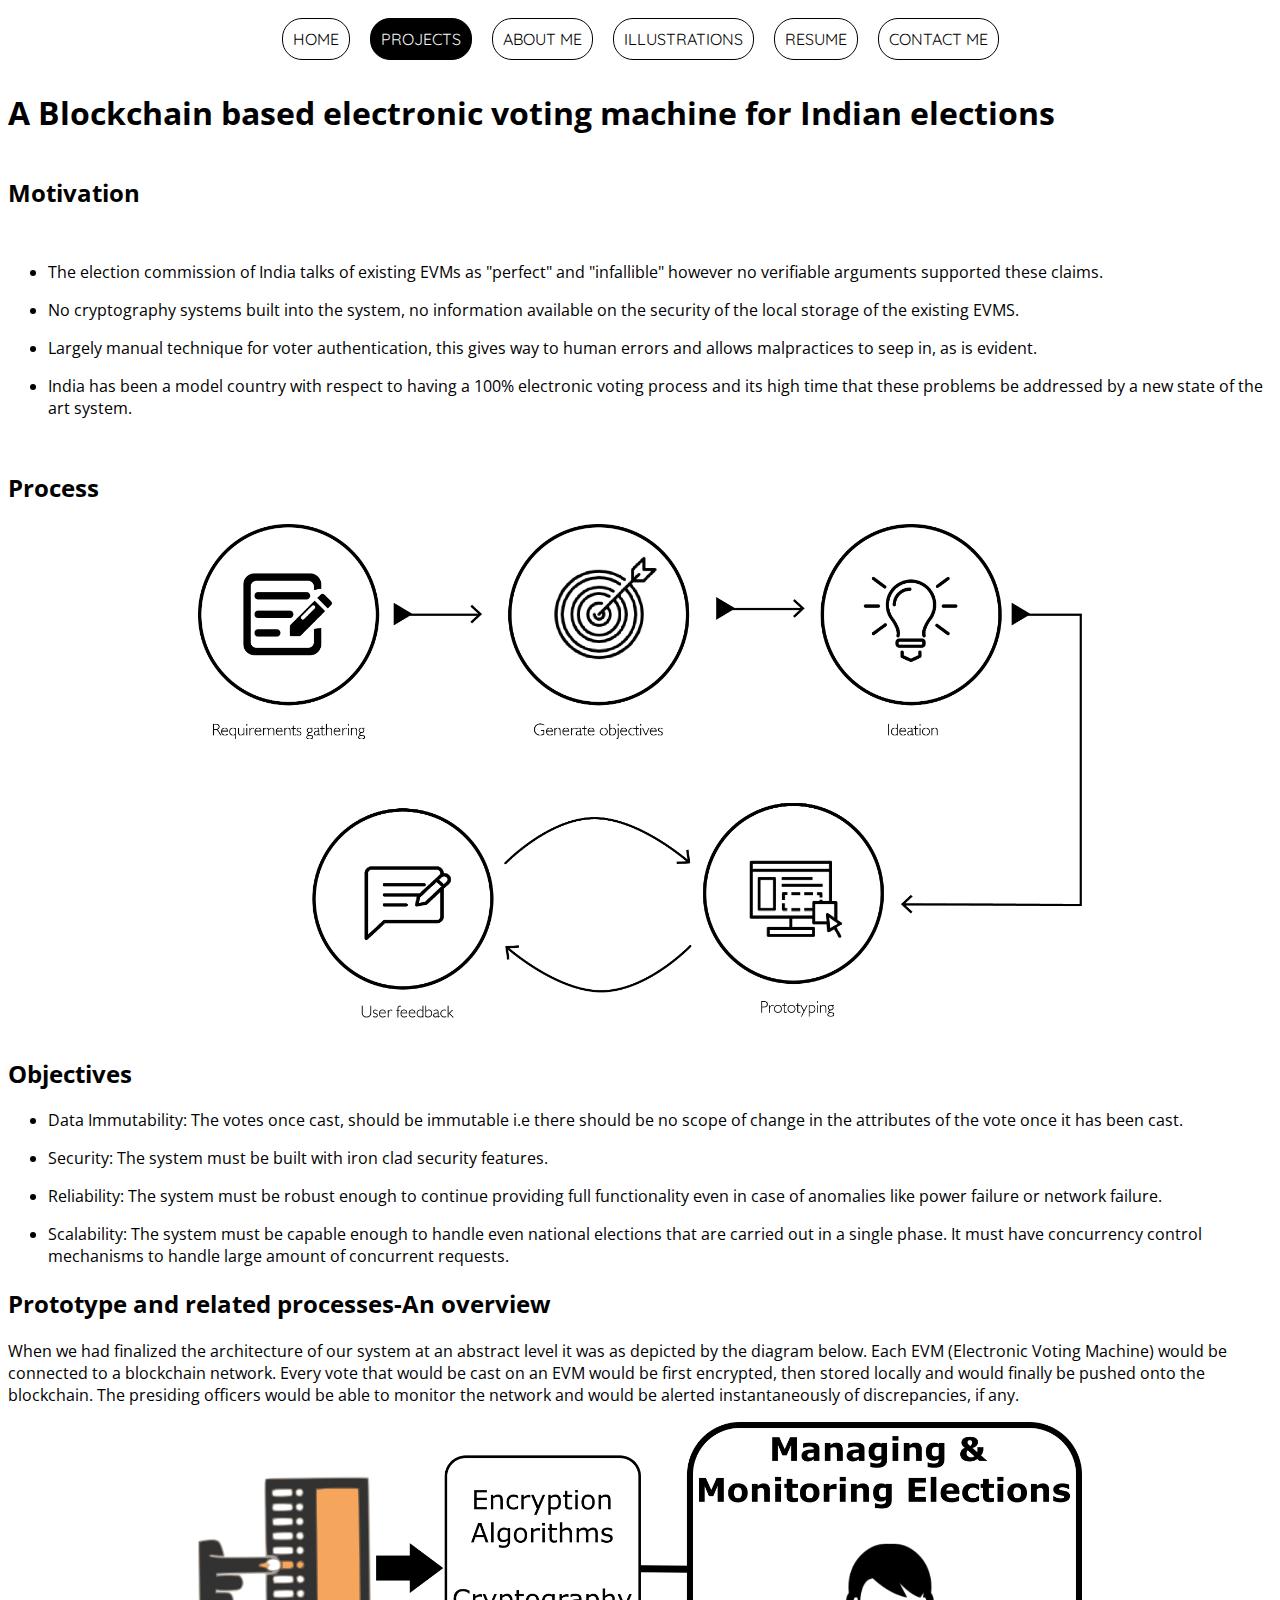
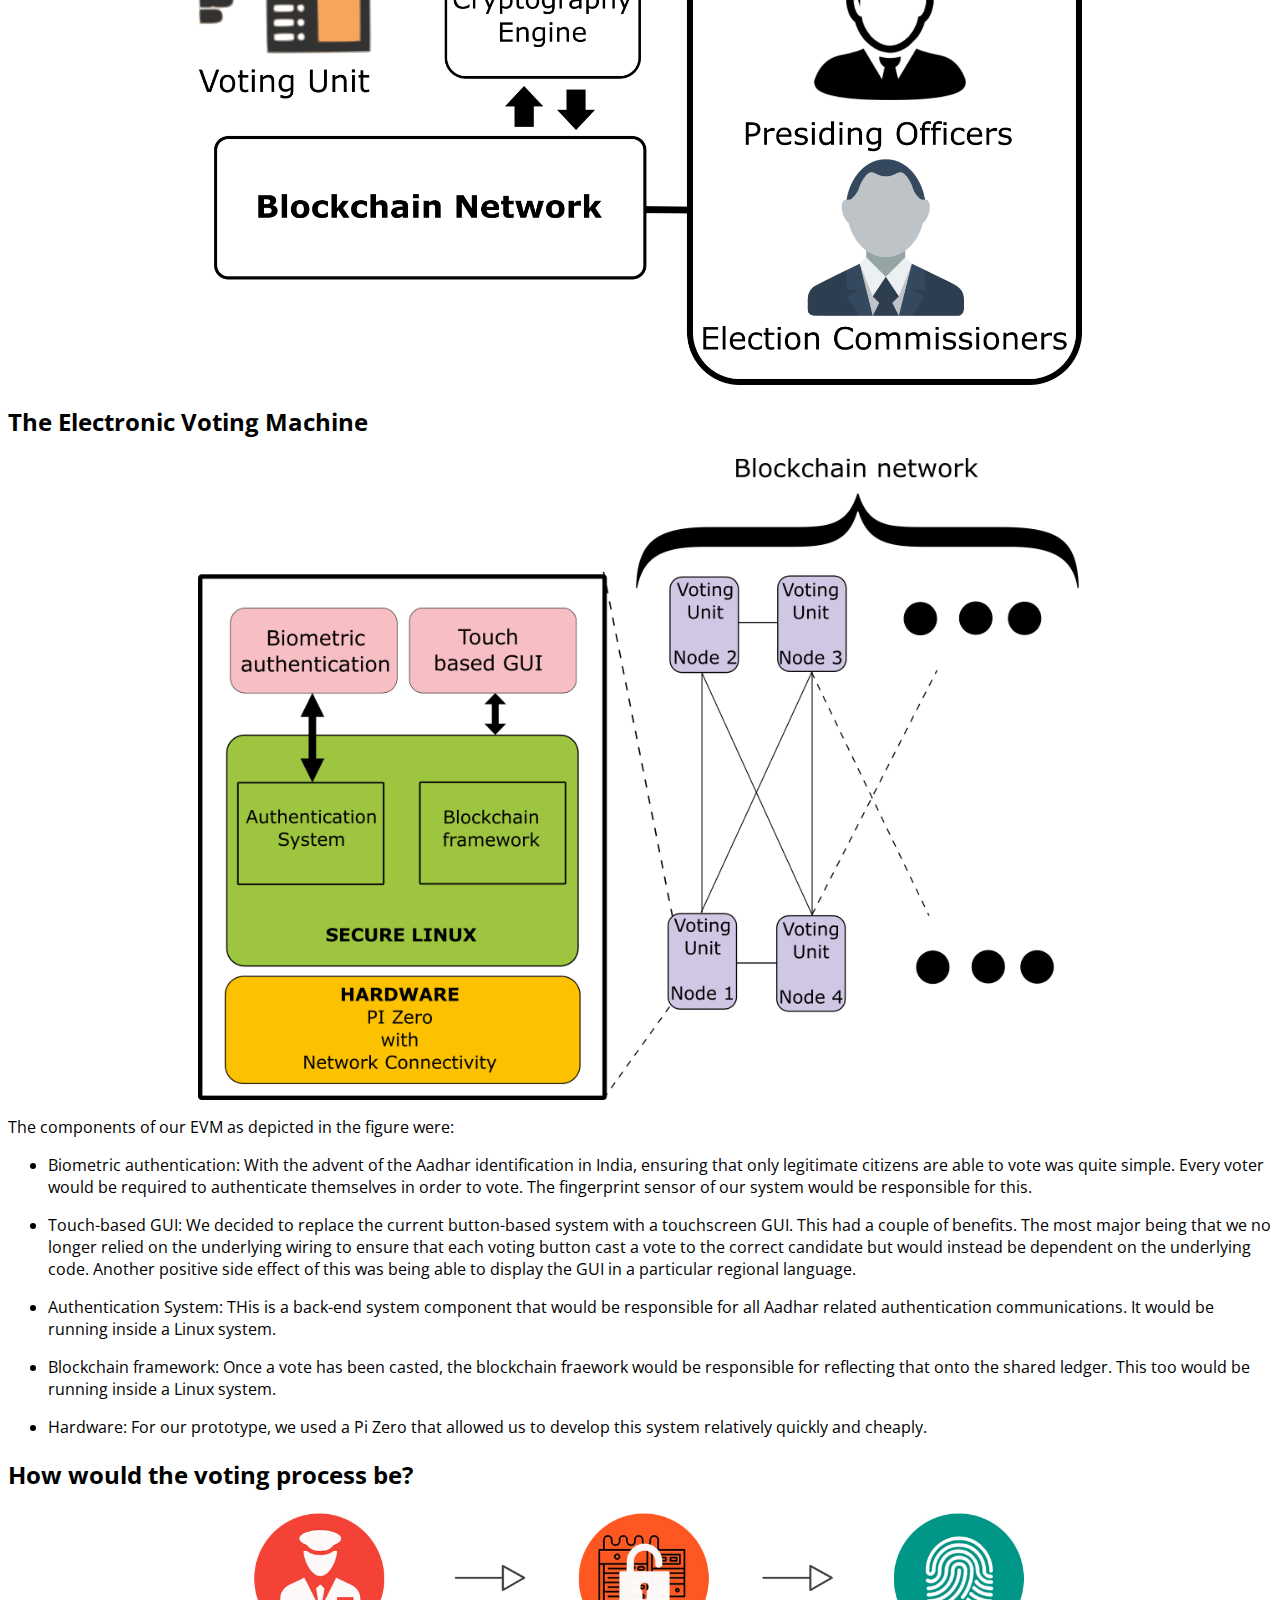
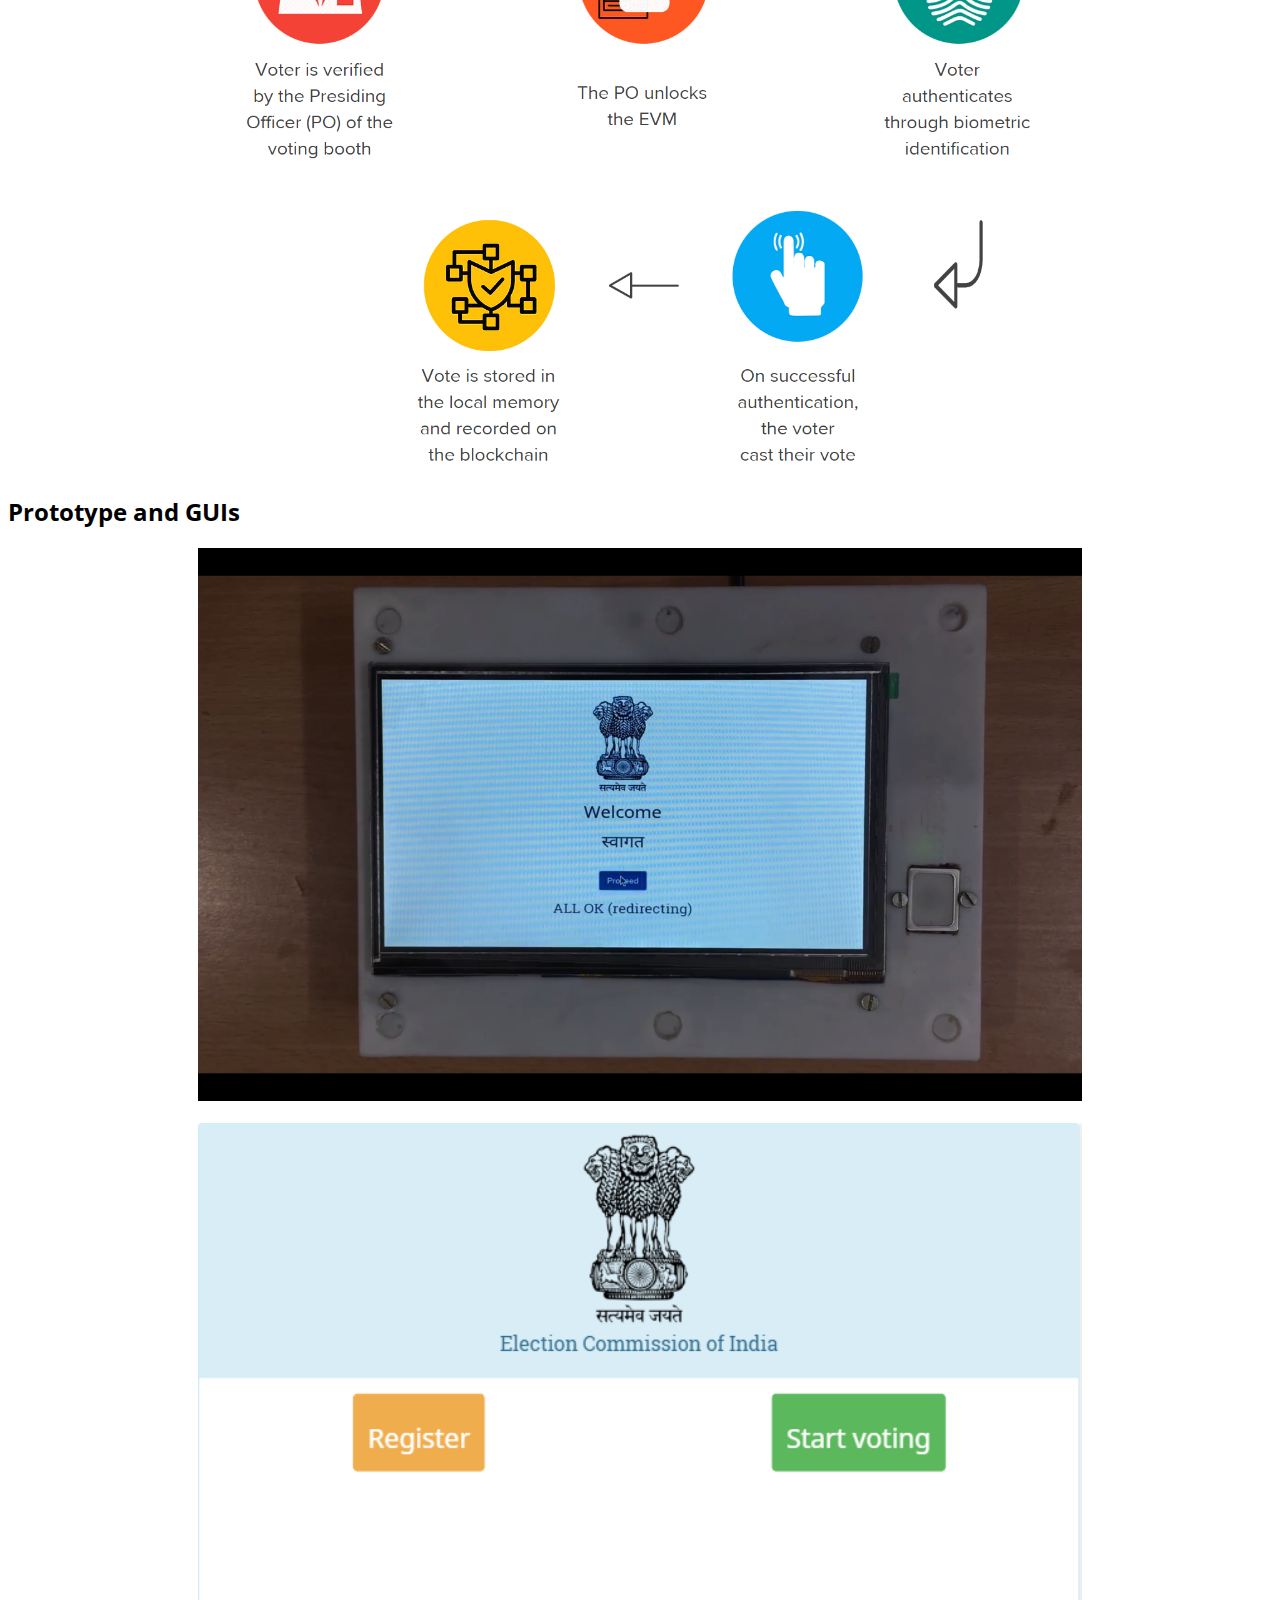
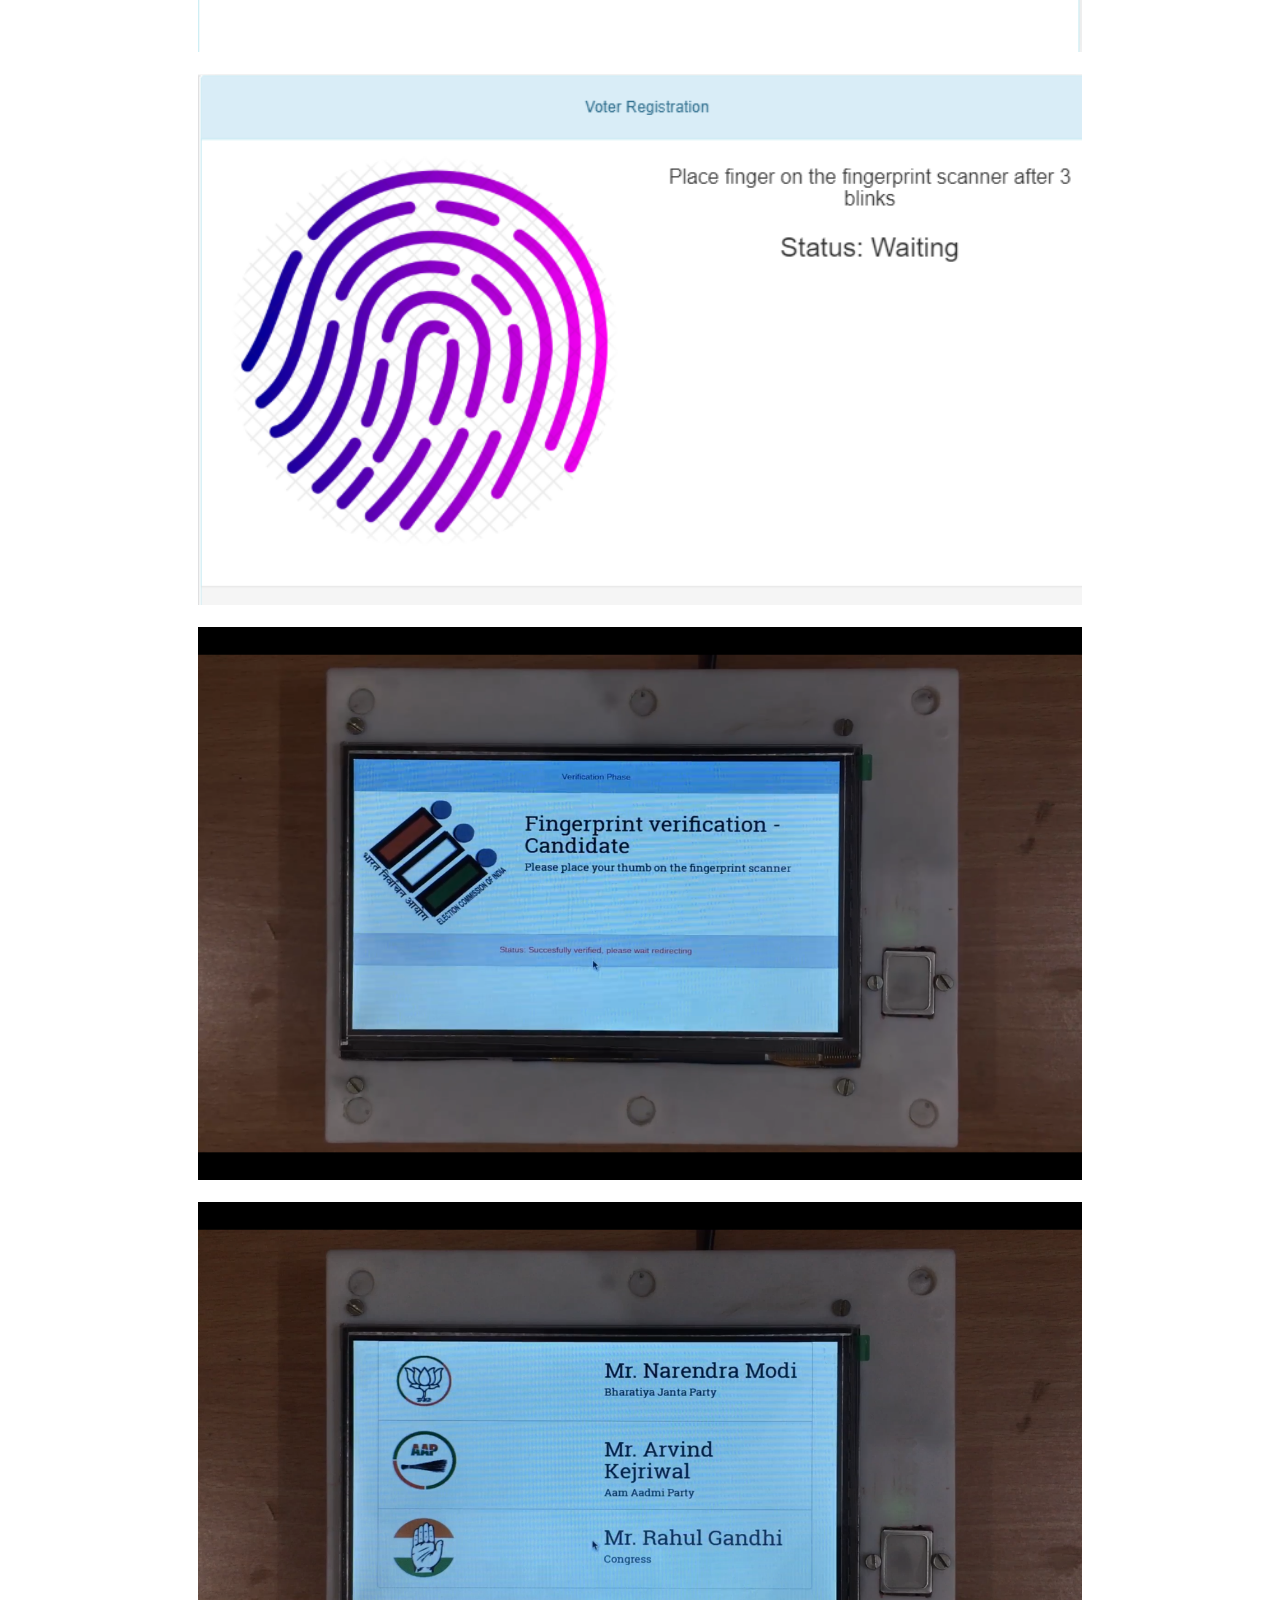
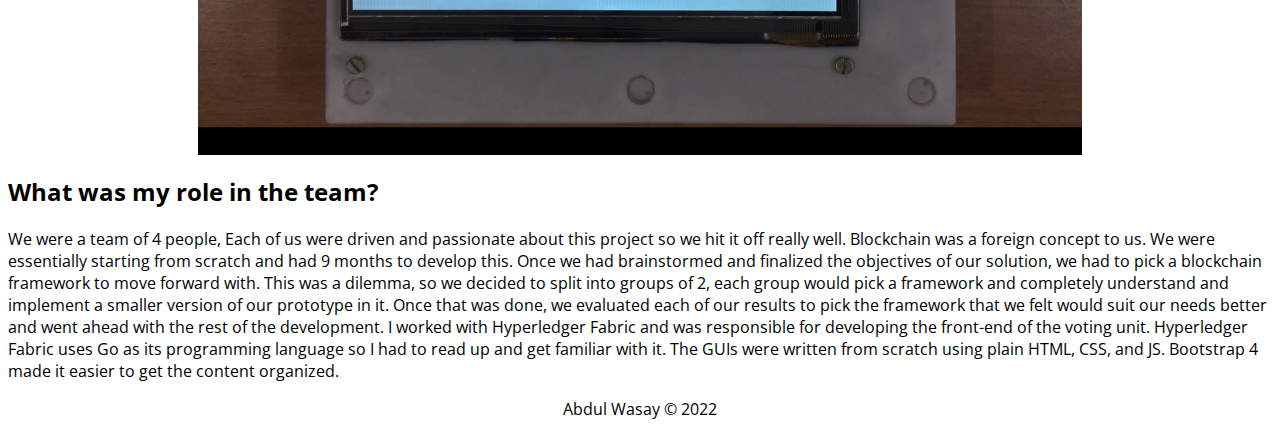
<file: blockchainproject.html>
<!DOCTYPE html>
<html lang="en">
    <head>
        <!-- Global site tag (gtag.js) - Google Analytics -->
        <script async src="https://www.googletagmanager.com/gtag/js?id=G-LJ5F7S8C6L"></script>
        <script>
            window.dataLayer = window.dataLayer || [];
            function gtag(){dataLayer.push(arguments);}
            gtag('js', new Date());

            gtag('config', 'G-LJ5F7S8C6L');
        </script>
        <meta charset="UTF-8">
        <meta name="viewport" content="width=device-width, initial-scale=1.0">
        <link rel="preconnect" href="https://fonts.googleapis.com">
        <link rel="preconnect" href="https://fonts.gstatic.com" crossorigin>
        <link href="https://fonts.googleapis.com/css2?family=Cormorant+Garamond:wght@300&family=Open+Sans:wght@300&family=Quicksand:wght@300&display=swap" rel="stylesheet">
        <link rel="icon" href="images/favicon_main.png">
        <!-- Link to the stylesheet -->
        <link rel="stylesheet" href="css/style.css">
        <title>Abdul Wasay</title>
    </head>

    <body>
        <header>
            <div id="main-navbar-div">
                <button class="dropdown-btn">Menu</button>
                <nav id="main-navbar">
                    <a href="index.html">Home</a>
                    <a class = "active-nav" href="projectnavigation.html">Projects</a>
                    <a href="aboutme.html">About me</a>
                    <a href="graphicdesign.html">Illustrations</a>
                    <a href="resume.html">Resume</a>
                    <a href="form.html">Contact Me</a>
                </nav>
            </div>
        </header>

        <main>
            <h1>A Blockchain based electronic voting machine for Indian elections</h1>

            <div id="blockchain-project-motivation">
                <h2>Motivation</h2>
                <ul>
                    <li>
                       <p>The election commission of India talks of existing EVMs as "perfect" and "infallible" however no verifiable arguments supported these claims.</p> 
                    </li>
                    <li>
                        <p>No cryptography systems built into the system, no information available on the security of the local storage of the existing EVMS.</p>
                    </li>
                    <li>
                        <p>Largely manual technique for voter authentication, this gives way to human errors and allows malpractices to seep in, as is evident.</p>
                    </li>
                    <li>
                        <p>India has been  a model country with respect to having a 100% electronic voting process and its high time that these problems be addressed by a new state of the art system.</p>
                    </li>
                </ul>
            </div>

            <div>
                <h2>Process</h2>
                <img src="./images/blockchain_project/processBlockchainVotingDev.png" class="project-blockchain-img" alt="A diagram explaining the flow of the project development. First step is the requirements gathering, then comes the generate objectives part, then the ideation stage, then the prototyping stage and finally the user feedback stage">
            </div>

            <div id = "blockchain-project-objectives">
                <h2>Objectives</h2>
                <ul>
                    <li>
                        <p>Data Immutability: The votes once cast, should be immutable i.e there should be no scope of change in the attributes of the vote once it has been cast.</p>
                    </li>
                    <li>
                        <p>Security: The system must be built with iron clad security features.</p>
                    </li>
                    <li>
                        <p>Reliability: The system must be robust enough to continue providing full functionality even in case of anomalies like power failure or network failure.</p>
                    </li>
                    <li>
                        <p>Scalability: The system must be capable enough to handle even national elections that are carried out in a single phase. It must have concurrency control mechanisms to handle large amount of concurrent requests.</p>
                    </li>
                </ul>
            </div>

            <div id="blockchain-project-prototype-overview">
                <h2>Prototype and related processes-An overview</h2>
                <p>When we had finalized the architecture of our system at an abstract level it was as depicted by the diagram below. Each EVM (Electronic Voting Machine) would be connected to a blockchain network. 
                    Every vote that would be cast on an EVM would be first encrypted, then stored locally and would finally be pushed onto the blockchain. 
                    The presiding officers would be able to monitor the network and would be alerted instantaneously of discrepancies, if any.</p>
                    <img src="./images/blockchain_project/userarchitecture.png" class="project-blockchain-img" alt="A diagram explaining the user architecture of the project. There are 3 blocks, one block is the blockchain diagram, the second block is the managing and monitoring elections one and the thrid block is the encryption algorithms block which the voting unit interacts with.">
            </div>

            <div>
                <h2>The Electronic Voting Machine</h2>
                <img src="./images/blockchain_project/technicalarchitecture.png" class="project-blockchain-img" alt="The technical architecture of the project. The hardware is Pi Zerio with network connectivity. The OS is a secure Linux running an authentication system and a blockchain network. The Linux system interacts with the biometric authentication module and the touch based GUI">
                <p>
                    The components of our EVM as depicted in the figure were:
                </p>
                <ul>
                    <li>
                        <p>Biometric authentication: With the advent of the Aadhar identification in India, ensuring that only legitimate citizens are able to vote was quite simple. Every voter would be required to authenticate themselves in order to vote. The fingerprint sensor of our system would be responsible for this. </p>
                    </li>

                    <li>
                        <p>Touch-based GUI: We decided to replace the current button-based system with a touchscreen GUI. This had a couple of benefits. The most major being that we no longer relied on the underlying wiring to ensure that each voting button cast a vote to the correct candidate but would instead be dependent on the underlying code. Another positive side effect of this was being able to display the GUI in a particular regional language. </p>
                    </li>

                    <li>
                        <p>Authentication System: THis is a back-end system component that would be responsible for all Aadhar related authentication communications. It would be running inside a Linux system.</p>
                    </li>

                    <li>
                        <p>Blockchain framework: Once a vote has been casted, the blockchain fraework would be responsible for reflecting that onto the shared ledger. This too would be running inside a Linux system.</p>
                    </li>
                    <li>
                        <p>Hardware: For our prototype, we used a Pi Zero that allowed us to develop this system relatively quickly and cheaply. </p>
                    </li>

                </ul>
            </div>

            <div>
                <h2>How would the voting process be?</h2>
                <p>
                    <img src="images/blockchain_project/voting_process.PNG" class="project-blockchain-img" alt="A diagram explaining the voting process">
                </p>
            </div>

            <div>
                <h2>Prototype and GUIs</h2>
                <img src="./images/blockchain_project/all_ok_welcome.png" class="project-blockchain-img" alt="Picture of the voting device showing the welcome screen">
                <br>
                <img src="./images/blockchain_project/screen2.png" class="project-blockchain-img" alt="A screen showing 2 buttons: register and start voting">
                <br>
                <img src="./images/blockchain_project/screenRegisterPrint.png" class="project-blockchain-img" alt="A screen showing a prompt asking the user to place their finger on the fingerprint scanner">
                <br>
                <img src="./images/blockchain_project/candidate_verification_done.png" class="project-blockchain-img" alt="A screen showing that the candidate fingerprint verification has completed successfully.">
                <br>
                <img src="./images/blockchain_project/candidate_list.png" class="project-blockchain-img" alt="A screen displaying a list of candidates a voter can vote for">
            </div>

            <div>
                <h2>What was my role in the team?</h2>
                <p>We were a team of 4 people, Each of us were driven and passionate about this project so we hit it off really well.
                    Blockchain was a foreign concept to us. We were essentially starting from scratch and had 9 months to develop this. Once we had brainstormed and finalized the objectives of our solution, we had to pick a blockchain framework to move forward with. This was a dilemma, so we decided to split into groups of 2, each group would pick a framework and completely understand and implement a smaller version of our prototype in it. Once that was done, we evaluated each of our results to pick the framework that we felt would suit our needs better and went ahead with the rest of the development. I worked with Hyperledger Fabric and was responsible for developing the front-end of the voting unit. Hyperledger Fabric uses Go as its programming language so I had to read up and get familiar with it. The GUIs were written from scratch using plain HTML, CSS, and JS. Bootstrap 4 made it easier to get the content organized. </p>
            </div>
        </main>

        <footer class="footer-text">
            <p>Abdul Wasay &copy; 2022</p>
        </footer>
    </body>
</html>
</file>
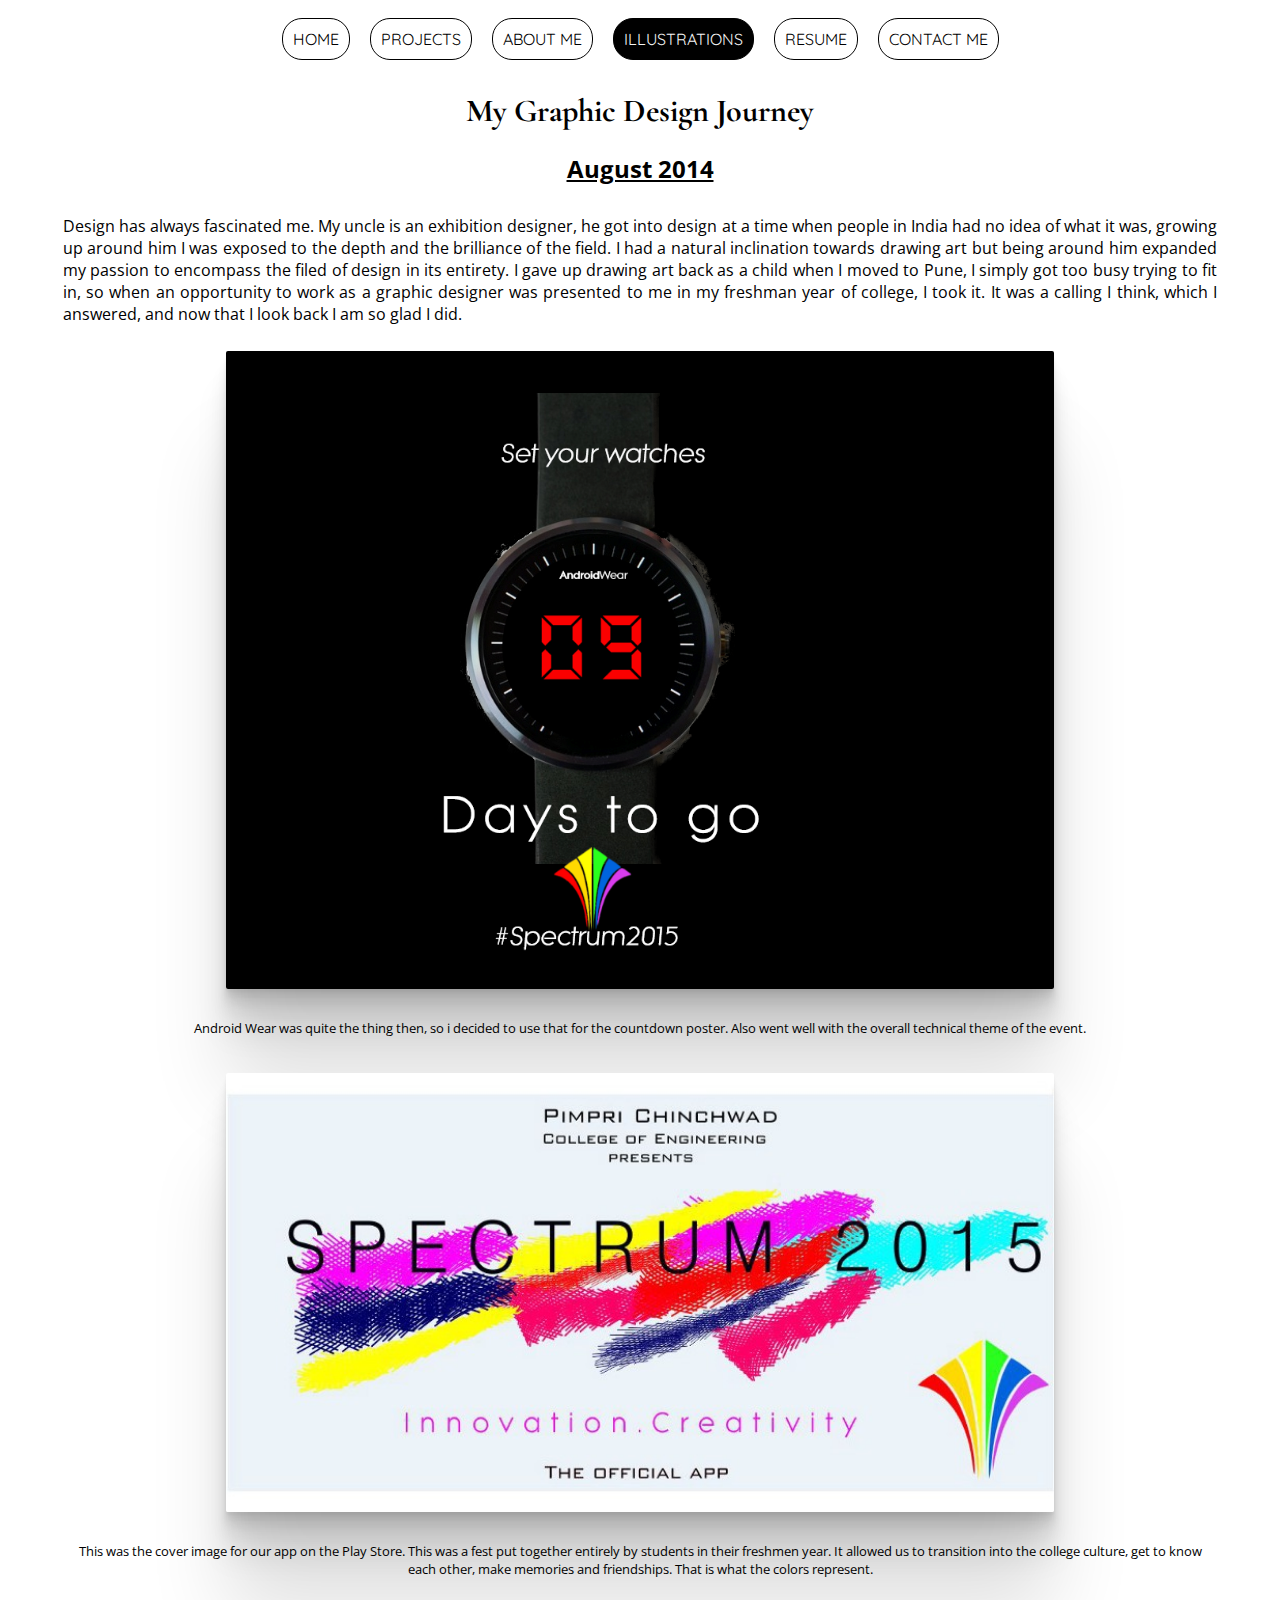
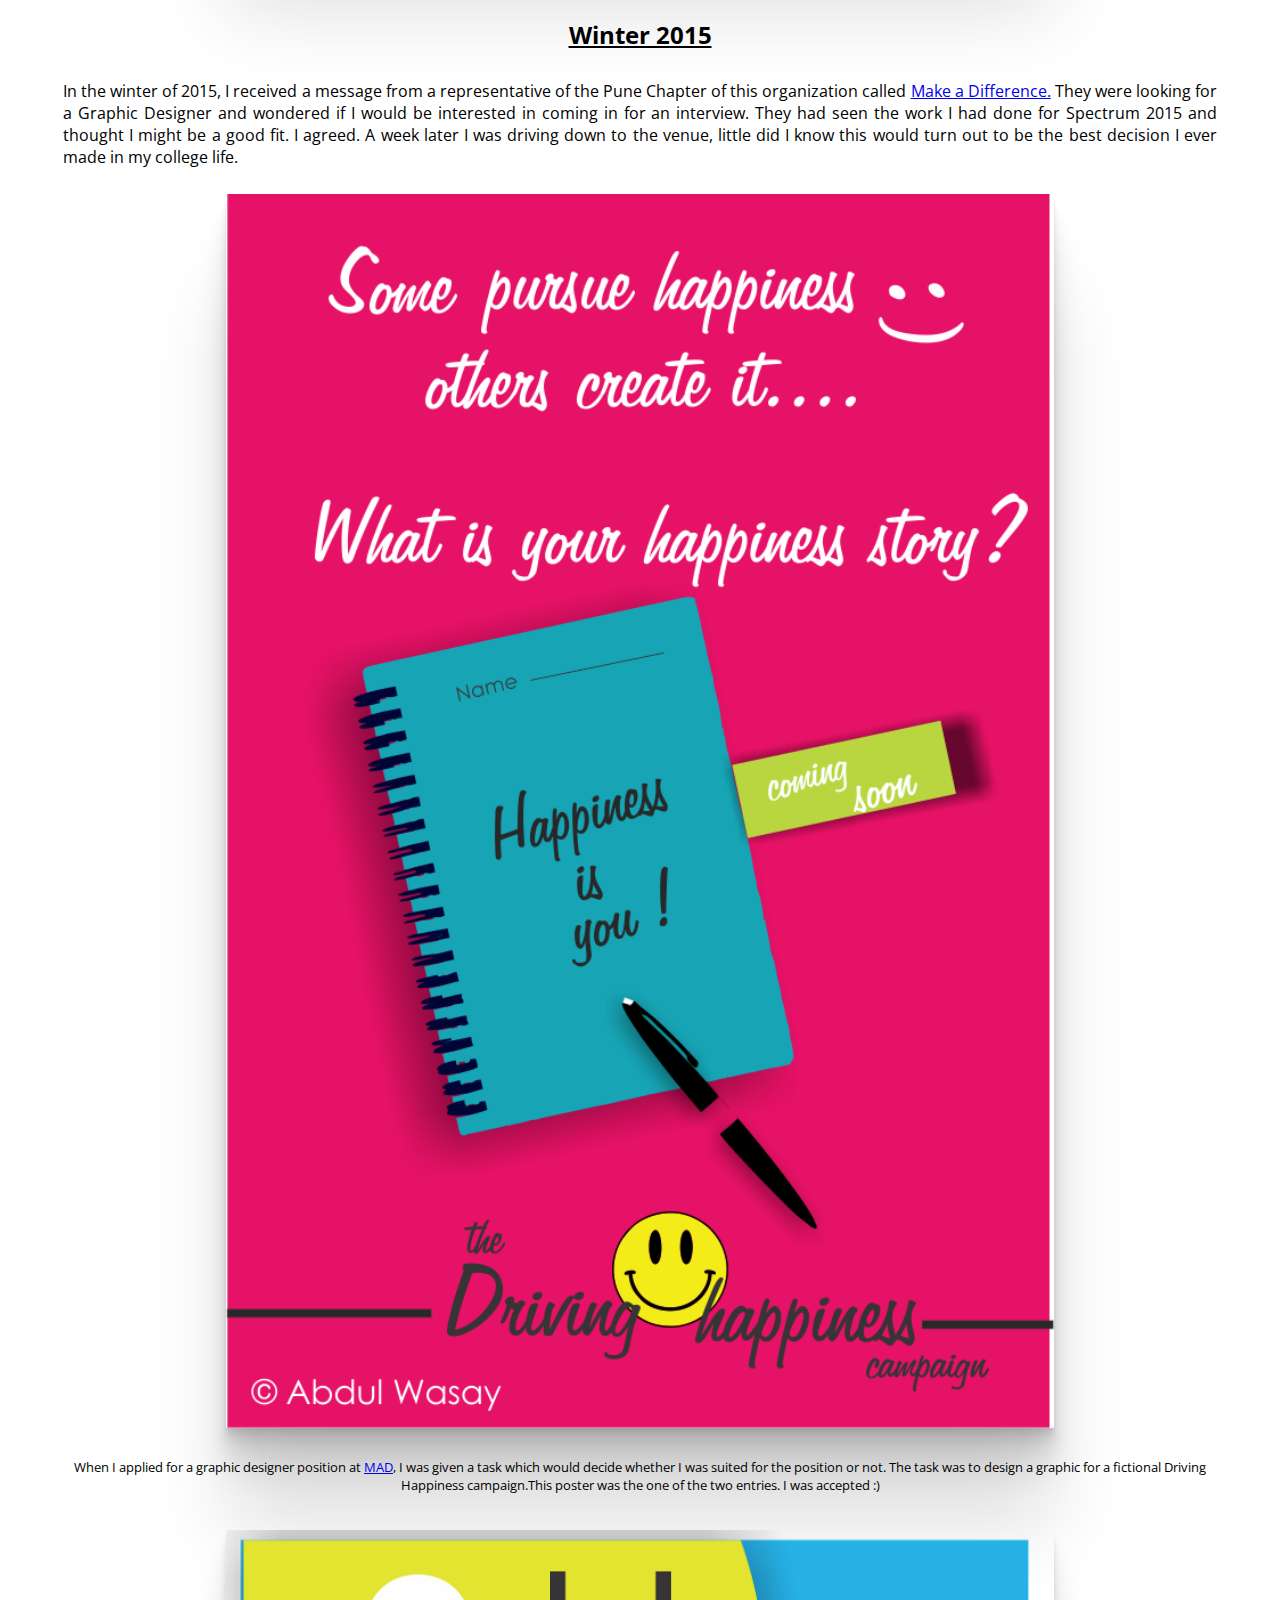
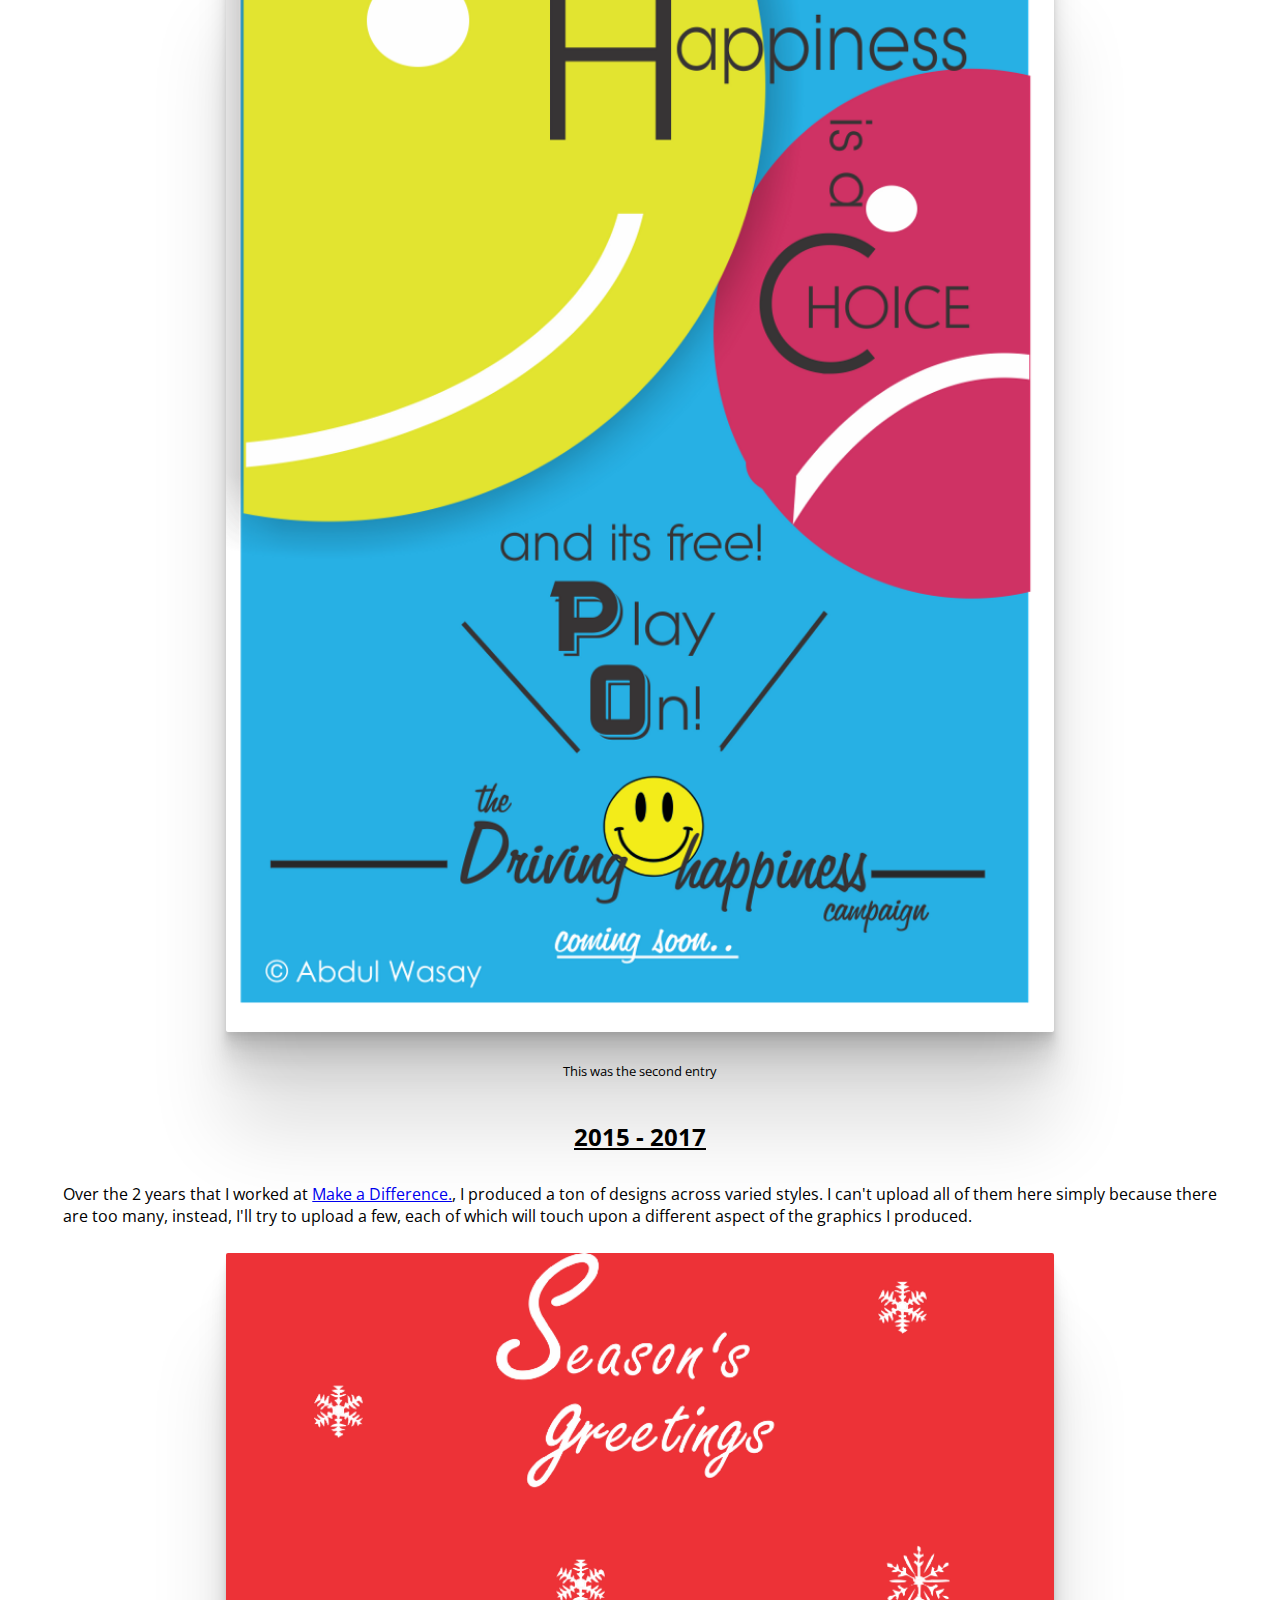
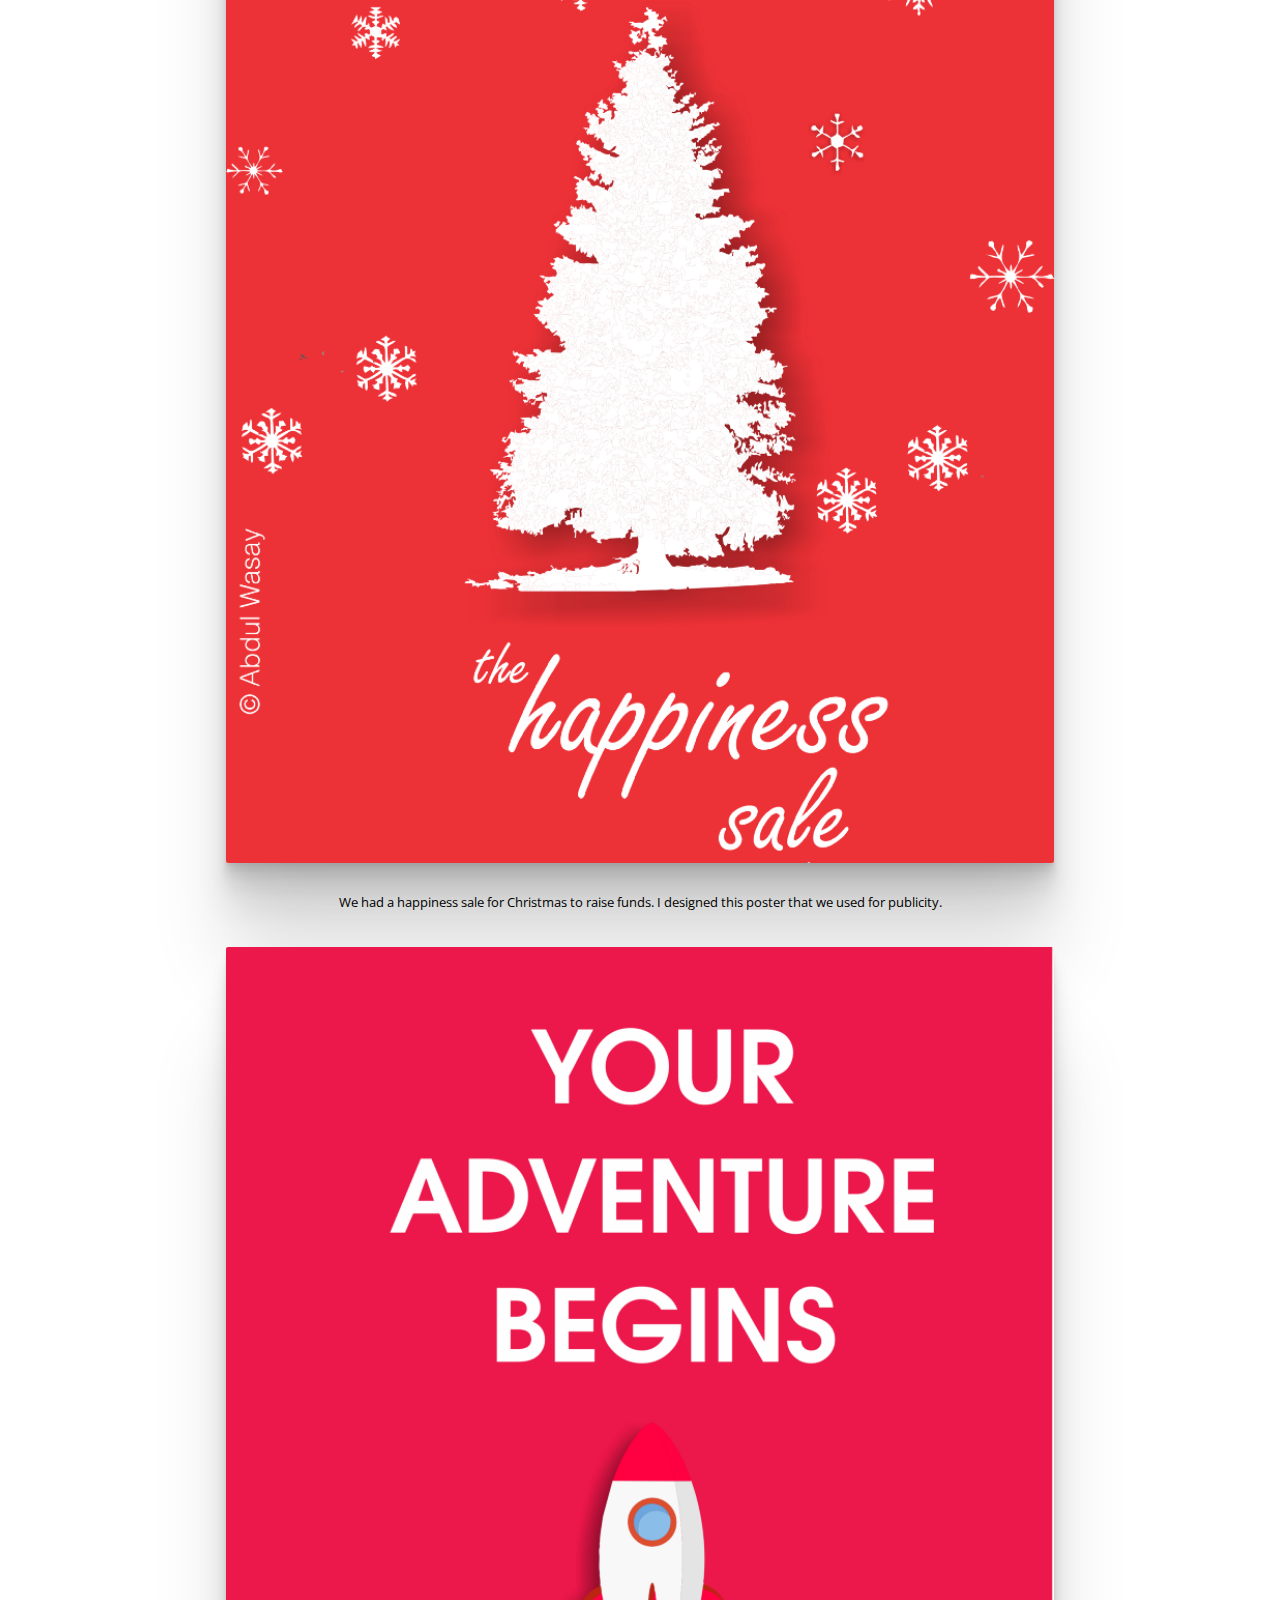
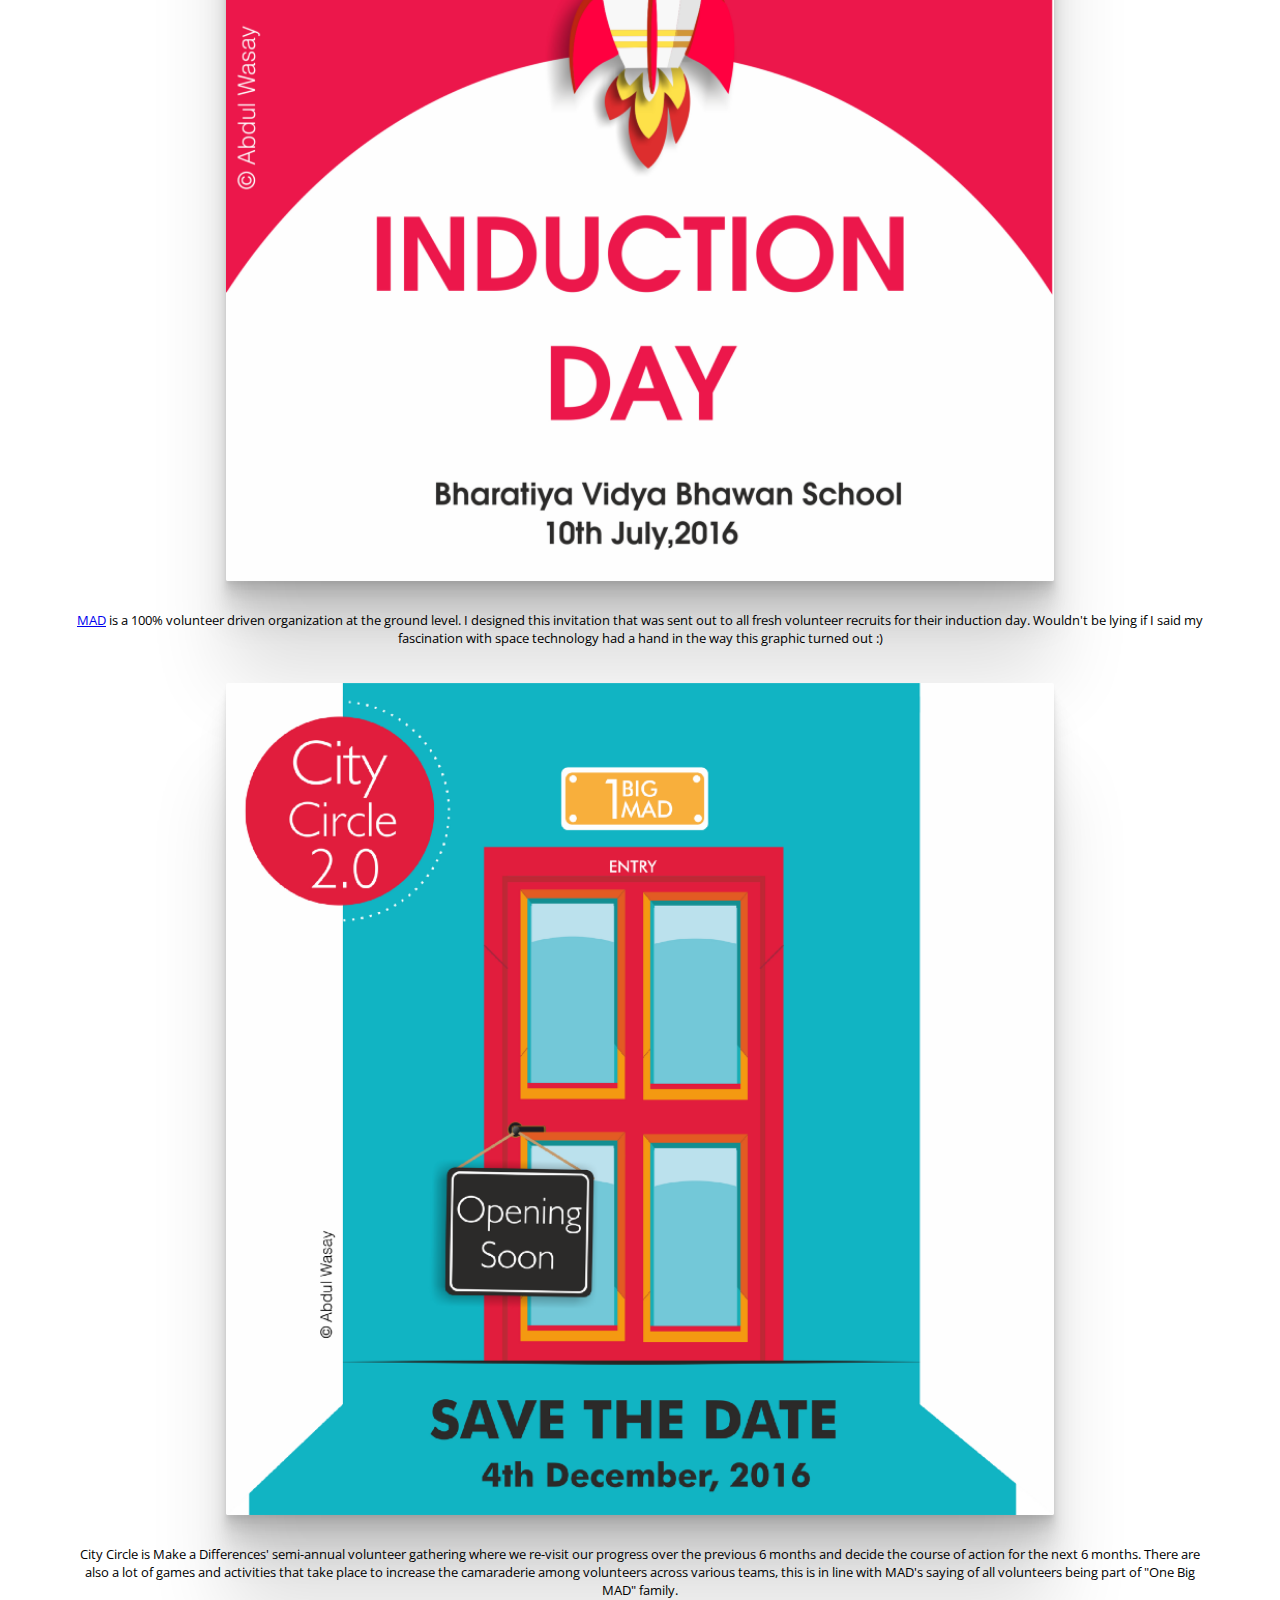
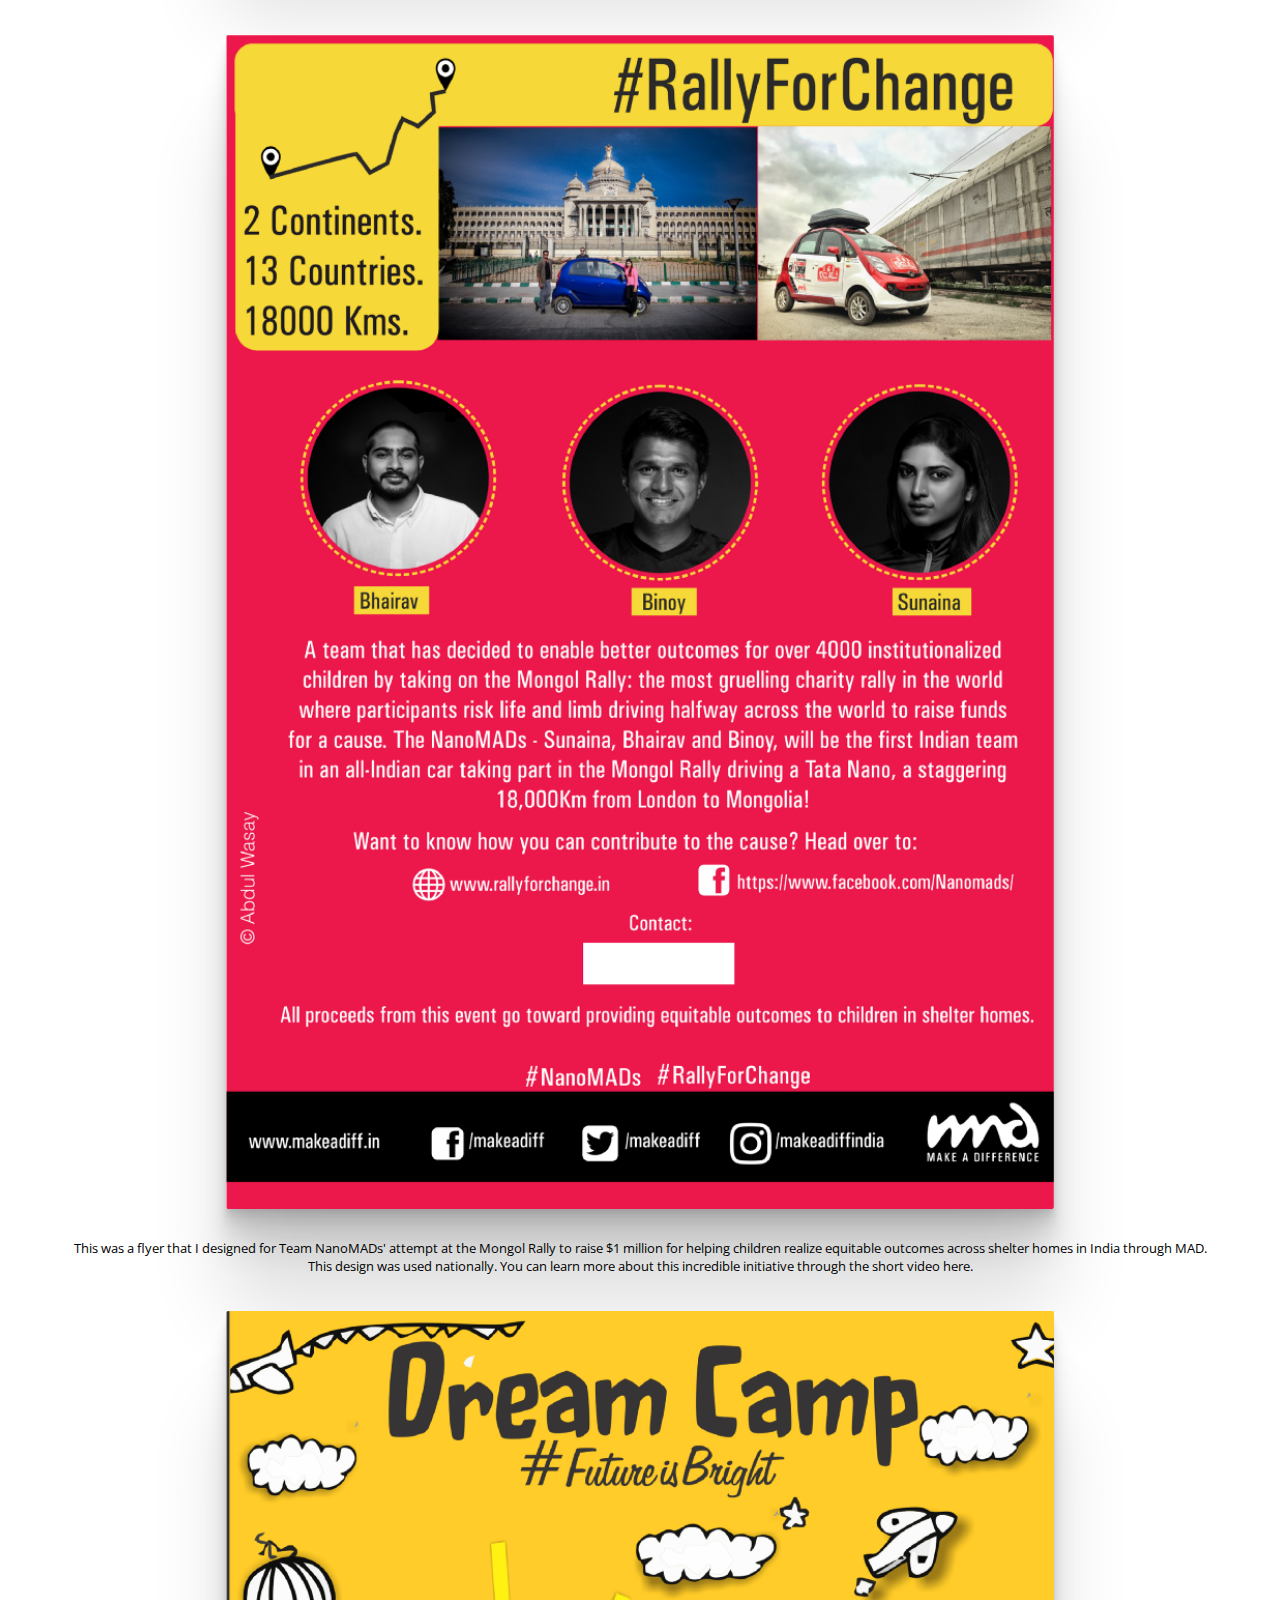
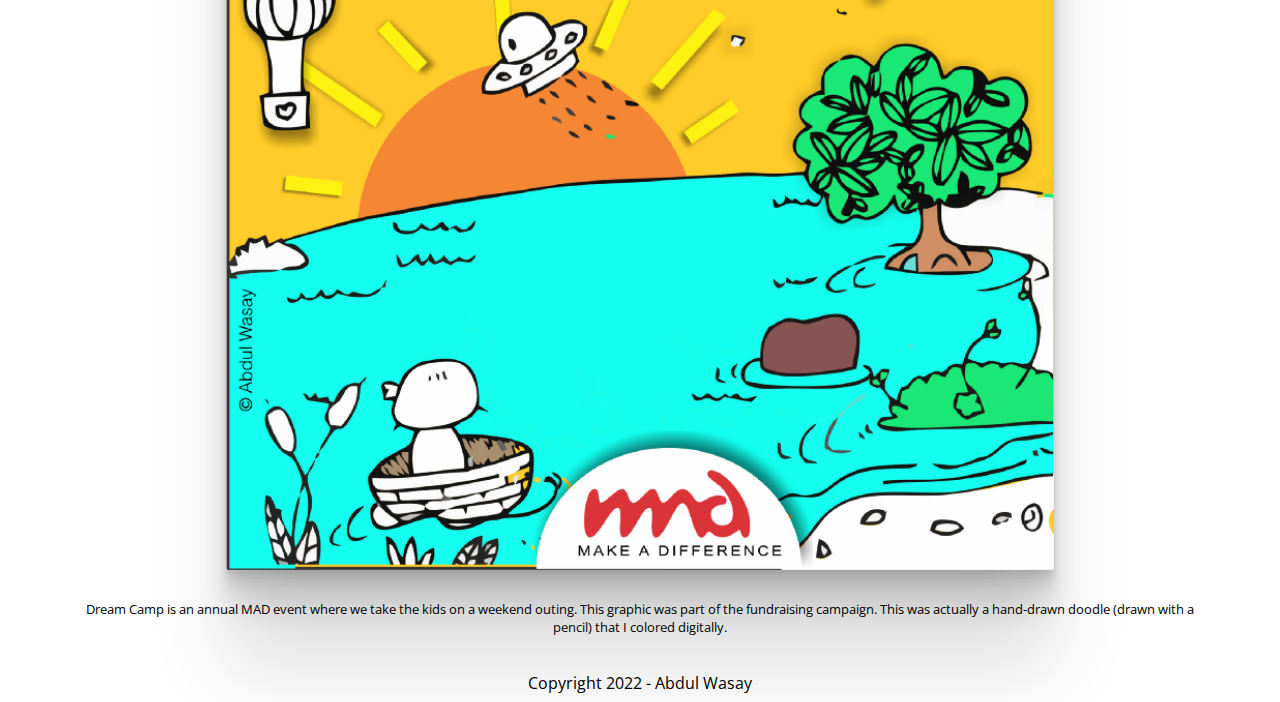
<file: graphicdesign.html>
<!DOCTYPE html>
<!-- This page will contain all the work I have done working as a freelance graphic designer.
    Its just a side hustle that gives me personal satisfaction, I'm not interested in this being my primary occupation).
    Also, I am self-taught so I want to explain my journey through this page, a journey which started in 2014 and has been continuing since then -->
<html lang="en">
    <head>
        <!-- Global site tag (gtag.js) - Google Analytics -->
        <script async src="https://www.googletagmanager.com/gtag/js?id=G-LJ5F7S8C6L"></script>
        <script>
            window.dataLayer = window.dataLayer || [];
            function gtag(){dataLayer.push(arguments);}
            gtag('js', new Date());

            gtag('config', 'G-LJ5F7S8C6L');
        </script>
        <meta charset="UTF-8">
        <meta name="viewport" content="width=device-width, initial-scale=1.0">
        <link rel="preconnect" href="https://fonts.googleapis.com">
        <link rel="preconnect" href="https://fonts.gstatic.com" crossorigin>
        <link href="https://fonts.googleapis.com/css2?family=Cormorant+Garamond:wght@300&family=Open+Sans:wght@300&family=Quicksand:wght@300&display=swap" rel="stylesheet">
        <link rel="icon" href="images/favicon_main.png">
        <!-- Link to the stylesheet -->
        <link rel="stylesheet" href="css/style.css">
        <title>Abdul Wasay | Graphic Design</title>
    </head>

    <body>
        <header>
            <div id="main-navbar-div">
                <button class="dropdown-btn">Menu</button>
                <nav id="main-navbar">
                    <a href="index.html">Home</a>
                    <a href="projectnavigation.html">Projects</a>
                    <a href="aboutme.html">About me</a>
                    <a class = "active-nav" href="graphicdesign.html">Illustrations</a>
                    <a href="resume.html">Resume</a>
                    <a href="form.html">Contact Me</a>
                </nav>
            </div>
            <h1 class="title">My graphic design journey</h1>
        </header>

        <main>
            <!-- I want to explain it all as a timeline with accompanying images-->

            <!-- August 2014 -->
            <h2 class="design-timeline-heading">August 2014</h2>
            <p class = "design-timeline-desc">Design has always fascinated me. My uncle is an exhibition designer, he got into design at a time when people in India
                had no idea of what it was, growing up around him I was exposed to the depth and the brilliance of the field. I had a
                natural inclination towards drawing art but being around him expanded my passion to encompass the filed of design in its
                entirety. I gave up drawing art back as a child when I moved to Pune, I simply got too busy trying to fit in, so when an
                opportunity to work as a graphic designer was presented to me in my freshman year of college, I took it. It was a
                calling I think, which I answered, and now that I look back I am so glad I did.
            </p>
            <figure>
                <img src="images/spectrum-countdown.png" class = "illustration-img"
                alt="A picture of a smartwatch running Android Wear OS displaying the digit 9. The text below the watch reads days to go thus the complete poster text reads 9 days to go">
                <figcaption>
                    Android Wear was quite the thing then, so i decided to use that for the countdown poster.
                    Also went well with the overall technical theme of the event.
                </figcaption>
            </figure>

            <figure>
                <img src="images/specturm-app-cover.jpeg" class = "illustration-img"
                alt="Cover picture of multicolored patches of color in the background with text over it that reads SPectrum 2015. The text below this main title reads innovation, creativity">
                <figcaption>
                    This was the cover image for our app on the Play Store. This was a fest put together entirely by students in
            their freshmen year. It allowed us to transition into the college culture, get to know each other, make memories and
            friendships. That is what the colors represent.
                </figcaption>
            </figure>

             <!-- Winter 2015 -->
            <h2 class="design-timeline-heading">Winter 2015</h2>
            <p class = "design-timeline-desc">
                In the winter of 2015, I received a message from a representative of the Pune Chapter of this organization called <a href="https://makeadiff.in/">Make a
                    Difference.</a> They were looking for a Graphic Designer and wondered if I would be interested in coming in for an
            interview. They had seen the work I had done for Spectrum 2015 and thought I might be a good fit. I agreed. A week later
            I was driving down to the venue, little did I know this would turn out to be the best decision I ever made in my college
            life.
            </p>
            <figure>
                <img src="images/task_1.png" class = "illustration-img"
                alt="Picture of a notepad and a pen with the text on it saying Happiness is you. THe other text on the poster reads some pursue happiness ohers create it, what is your happiness story">
                <figcaption>
                    When I applied for a graphic designer position at <a href="https://makeadiff.in/">MAD</a>, I was given a task which would decide whether I was
            suited for the position or not. The task was to design a graphic for a fictional Driving Happiness campaign.This poster
            was the one of the two entries. I was accepted :)
                </figcaption>
            </figure>

            <figure>
                <img src="images/task_2.png" class = "illustration-img"
                alt="A happy and a sad emoji with the text happiness is a choice and its free! Play on!">
                <figcaption>This was the second entry</figcaption>
            </figure>

            <h2 class="design-timeline-heading">2015 - 2017</h2>
            <p class = "design-timeline-desc">
                Over the 2 years that I worked at <a href="https://makeadiff.in/">Make a
                    Difference.</a>, I produced a ton of designs across varied styles. I can't upload all of them here simply because there are too many, instead, I'll try to upload a few, each of which will touch upon a different aspect of the graphics I produced.
            </p>
            <figure>
                <img src="images/christmas.png"  class = "illustration-img" alt="A picture of a christmas tree with a red background. Text on the poster says Season's greetings, the happiness sale">
                <figcaption>We had a happiness sale for Christmas to raise funds. I designed this poster that we used for publicity.</figcaption>
            </figure>  

            <figure>
                <img src="images/induction_day.png" class = "illustration-img" alt="A picture of a rocket taking off with test saying your adventure begins, induction day.">
                <figcaption><a href="https://makeadiff.in/">MAD</a> is a 100% volunteer driven organization at the ground level. I designed this invitation that was sent out to all fresh volunteer recruits for their induction day. Wouldn't be lying if I said my fascination with space technology had a hand in the way this graphic turned out :)</figcaption>
            </figure>
            
            <figure>
                <img src="images/cc2_0.png" class = "illustration-img" alt="A picture of closed door with a sign saying opening soon. The text on the poster reads save the date 4th December 2016, City Circle 2.0">
                <figcaption>City Circle is Make a Differences' semi-annual volunteer gathering where we re-visit our progress over the previous 6 months and decide the course of action for the next 6 months. There are also a lot of  games and activities that take place to increase the camaraderie among volunteers across various teams, this is in line with MAD's saying of all volunteers being part of "One Big MAD" family.</figcaption>
            </figure>

            <figure>
                <img src="images/rally_for_change.png" class = "illustration-img"
                alt="A picture of a flyer talking about a team taking part in the Mongol Driving Rally called Rally for Change to support equitable outcomes for children in shelter homes across India">
                <figcaption>This was a flyer that I designed for Team NanoMADs' attempt at the Mongol Rally to raise $1 million for helping children realize equitable outcomes across shelter homes in India through MAD. This design was used nationally. You can learn more about this incredible initiative through the short video here. </figcaption>
            </figure>

            <figure>
                <img src="images/doodle.png" class = "illustration-img"
                alt="A doodle of a spaceship flying over a pond and in the background is the sunrise which illuminates the sky in a shade of orange">
                <figcaption>Dream Camp is an annual MAD event where we take the kids on a weekend outing. This graphic was part of the fundraising campaign. This was actually a hand-drawn doodle (drawn with a pencil) that I colored digitally. </figcaption>
            </figure>
        </main>

        <footer class="footer-text">
            Copyright 2022 - Abdul Wasay
        </footer>

    </body>
    
  
   </html>
</file>
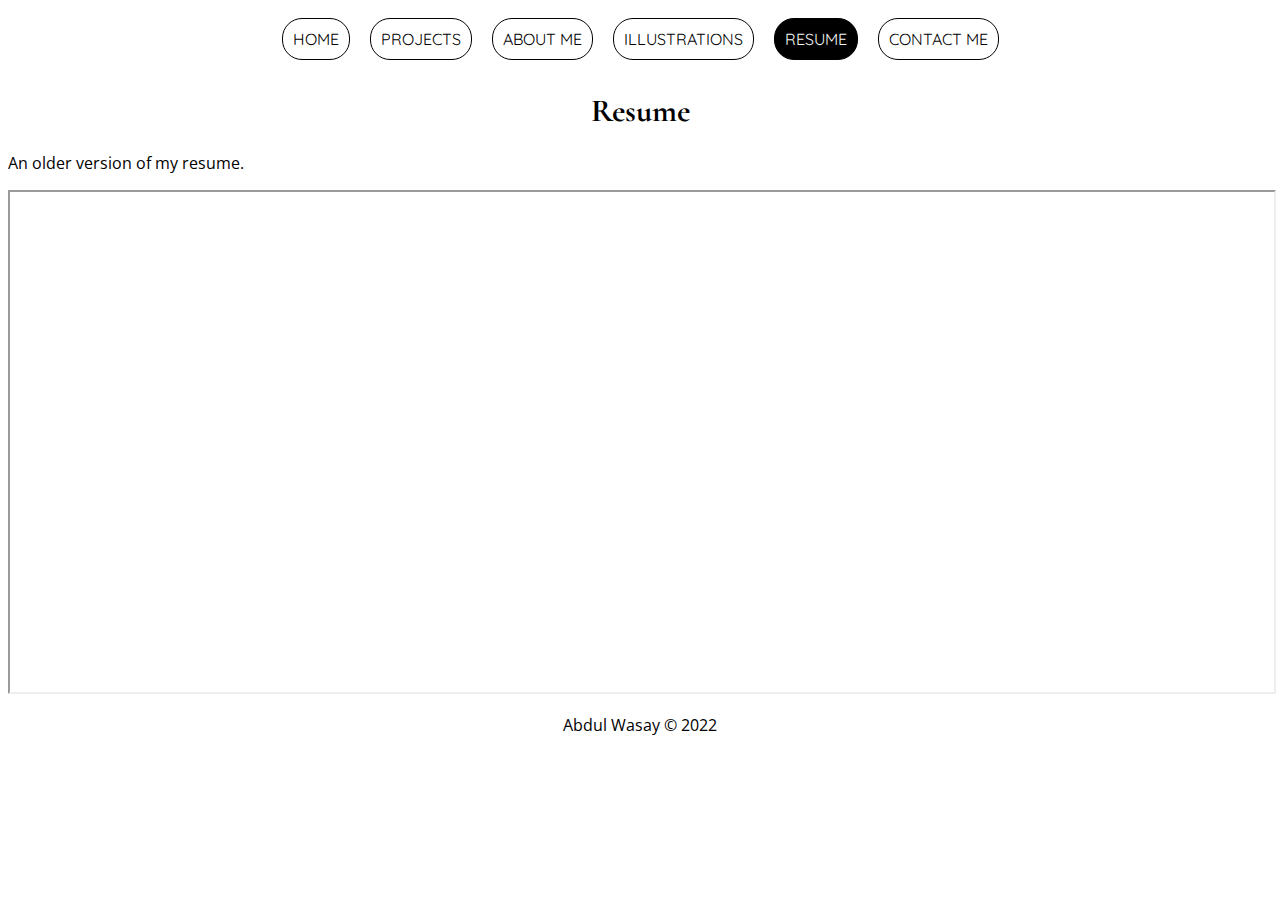
<file: resume.html>
<!DOCTYPE html>
<!-- This page will contain my resume -->
<html lang="en">

   <head>
        <!-- Global site tag (gtag.js) - Google Analytics -->
        <script async src="https://www.googletagmanager.com/gtag/js?id=G-LJ5F7S8C6L"></script>
        <script>
            window.dataLayer = window.dataLayer || [];
            function gtag(){dataLayer.push(arguments);}
            gtag('js', new Date());
            gtag('config', 'G-LJ5F7S8C6L');
        </script>
        <meta charset="UTF-8">
        <meta name="viewport" content="width=device-width, initial-scale=1.0">
        <link rel="preconnect" href="https://fonts.googleapis.com">
        <link rel="preconnect" href="https://fonts.gstatic.com" crossorigin>
        <link href="https://fonts.googleapis.com/css2?family=Cormorant+Garamond:wght@300&family=Open+Sans:wght@300&family=Quicksand:wght@300&display=swap" rel="stylesheet">
        <link rel="icon" href="images/favicon_main.png">
        <!-- Link to the stylesheet -->
        <link rel="stylesheet" href="css/style.css">
        <title>Abdul Wasay</title>
    </head>

    <body>
        <header>
            <div id="main-navbar-div">
                <button class="dropdown-btn">Menu</button>
                <nav id="main-navbar">
                    <a href="index.html">Home</a>
                    <a href="projectnavigation.html">Projects</a>
                    <a href="aboutme.html">About me</a>
                    <a href="graphicdesign.html">Illustrations</a>
                    <a class = "active-nav" href="resume.html">Resume</a>
                    <a href="form.html">Contact Me</a>
                </nav>
            </div>
            <h1 id="main-h1" class = "title">Resume</h1>
        </header>

        <main>
            <p>An older version of my resume.</p>
        </main>
        <iframe src="./files/Abdul_Wasay_Resume.pdf" width="100%" height="500px">
        </iframe>
        <footer class="footer-text">
            <p>Abdul Wasay &copy; 2022</p>
        </footer>
        
    </body>
</html>
</file>
<file: css/style.css>
main {
    font-family: 'Open Sans', sans-serif;
}

#main-h1 {
    font-family: 'Cormorant Garamond', serif;
}

.title {
    text-align: center;
    text-transform: capitalize;
}

.dropdown-btn {
    display: none;
}

#main-navbar-div {
    font-family: 'Quicksand', sans-serif;
    display: flex;
    justify-content: center;
    text-align: center;
    flex-direction: column;
    flex-wrap: wrap;
}

#main-navbar {
    display: flex;
    justify-content: center;
    text-align: center;
    flex-wrap: wrap;
}

@media screen and (max-width: 750px) {
    #main-img,  #main-img:hover, #intro-section a{
        display: none;
    }

    #main-intro-div {
        text-align: center;
    }

    header {
        text-align: center;
    }

    .dropdown-btn {
        display: block;
        text-transform: uppercase;
        border-radius: 20px;
        border: 2px solid white;
        padding: 5px;
        margin: 5px;
        align-items: center;
    }

    #main-navbar-div {
        position: relative;
        display: flex;
        flex-direction: row;
        flex-wrap: wrap;
        justify-content: center;
    }

    #main-navbar {
        display: none;
        position: absolute;
        z-index: 1;
    }

    #main-navbar a{
        display: block;
    }

    #main-navbar-div:hover {
        display: flex;
        position: relative;
        flex-direction: column !important;
        background-color: whitesmoke;
    }

    #main-navbar-div:hover #main-navbar{
        display: flex;
        position: relative;
        flex-direction: column;
        background-color: whitesmoke;
    }

    .goals-title {
        text-align: center !important;
    }
}

#main-navbar-div a, button {
    margin: 10px;
    padding: 10px;
    border-radius: 20px;
    border: 1px solid black;
    align-items: center;
}

#main-navbar-div a:hover, button:hover{
    background-color: black;
    color: whitesmoke;
}

#main-navbar-div a{
    text-decoration: none;
    text-transform: uppercase;
    color: black;
}

#main-navbar-div ul li:hover a{
    color: whitesmoke;
}

.main-intro-goal-title {
    font-size: x-large;
    font-style: italic;
    text-decoration: underline;
}

#intro-section {
    display: grid;
    grid-template-columns: 3;    
}

#intro-section a {
    grid-column: 1 / span 1;
    justify-self: right;
    align-self: center;
}

#main-img {
    grid-column: 1 / span 1;
    justify-self: center;
    justify-content: center;
    align-self: center;
    width: 60%;
    display: block;
    padding: 5px;
    animation: imgmove;
    animation-duration: 4s;
}

@keyframes imgmove {
    from {
        opacity: 0%;
    }

    to {
        opacity: 100%;
    }
}

@media (prefers-reduced-motion: reduce) {
    #main-img {
        animation: none;
    }

    #main-img:hover {
        width: 60%  !important;
    }

    #about-me-img {
        animation: none !important;
    }
}

#main-img:hover {
    width: 70%;
}

#main-intro-div {
    grid-column: 2 /  span 2;
}

.active-nav {
    background-color: black;
    color: whitesmoke !important;
}

.main-intro-text {
    margin-left: 30px;
    margin-right: 30px;

}

.goals-explanation {
    margin-bottom: 55px;
}

.title {
    font-family: 'Cormorant Garamond', serif;
}

.goals-title {
    padding-left: 10px;
    text-align: left;
    font-size: x-large;
    font-family: 'Cormorant Garamond', serif;
}

.goals-title:nth-child(2) {
    background-color: aquamarine;
}
.goals-title:nth-child(4) {
    background-color: orange;
}
.goals-title:nth-child(6) {
    background-color: greenyellow;
}


.illustration-img {
    width:70%;
    display: block;
    margin-left: auto;
    margin-right: auto;
    border-radius: 2px;
    /* box-shadow: 5px 5px whitesmoke; */
    /* Credits: https://css-tricks.com/make-a-smooth-shadow-friend/ */
    box-shadow:
    0 2.8px 2.2px rgba(0, 0, 0, 0.034),
    0 6.7px 5.3px rgba(0, 0, 0, 0.048),
    0 12.5px 10px rgba(0, 0, 0, 0.06),
    0 22.3px 17.9px rgba(0, 0, 0, 0.072),
    0 41.8px 33.4px rgba(0, 0, 0, 0.086),
    0 100px 80px rgba(0, 0, 0, 0.12)
}

.illustration-img:hover {
    width:75%;
    display: block;
    margin-left: auto;
    margin-right: auto;
}

.design-timeline-heading {
    text-align: center;
    text-transform: capitalize;
    text-decoration: underline;
}

.design-timeline-desc {
    margin-left: 45px;
    margin-right: 45px;
    padding: 10px;
    text-align: justify;
}

#about-me-img {
    display: flex;
    margin-left: auto;
    margin-right: auto;
    width: 30%;
    padding: 5px;
    border-radius: 5px black;
    margin-top: 35px;
    margin-bottom: 35px;
    /* Credits: https://css-tricks.com/make-a-smooth-shadow-friend/ */
    box-shadow:
    0 2.8px 2.2px rgba(0, 0, 0, 0.034),
    0 6.7px 5.3px rgba(0, 0, 0, 0.048),
    0 12.5px 10px rgba(0, 0, 0, 0.06),
    0 22.3px 17.9px rgba(0, 0, 0, 0.072),
    0 41.8px 33.4px rgba(0, 0, 0, 0.086),
    0 100px 80px rgba(0, 0, 0, 0.12);
    animation: imgmove 4s;
}

.about-me-desc {
    margin-left: 45px;
    margin-right: 45px;
    padding: 10px;
    text-align: justify;
}

#blockchain-project-motivation {
    display: flex;
    flex-direction: column;
}

.project-blockchain-img {
    display: flex;
    margin-left: auto;
    margin-right: auto;
    width: 70%;
}

.footer-text{
    text-align: center;
}

figcaption {
    padding: 20px;
    margin-top: 10px;
    margin-bottom: 15px;
    text-align: center;
    text-decoration: wavy;
    font-size: small;
}

.footer-text {
    font-family: 'Open Sans', sans-serif;
}

form {
    text-align: center;
    font-family: 'Open Sans', sans-serif;
}

button {
    font-family: 'Open Sans', sans-serif;
}

.form-body {
    background-image: url('/images/bg-img.jpg');
}
</file>
